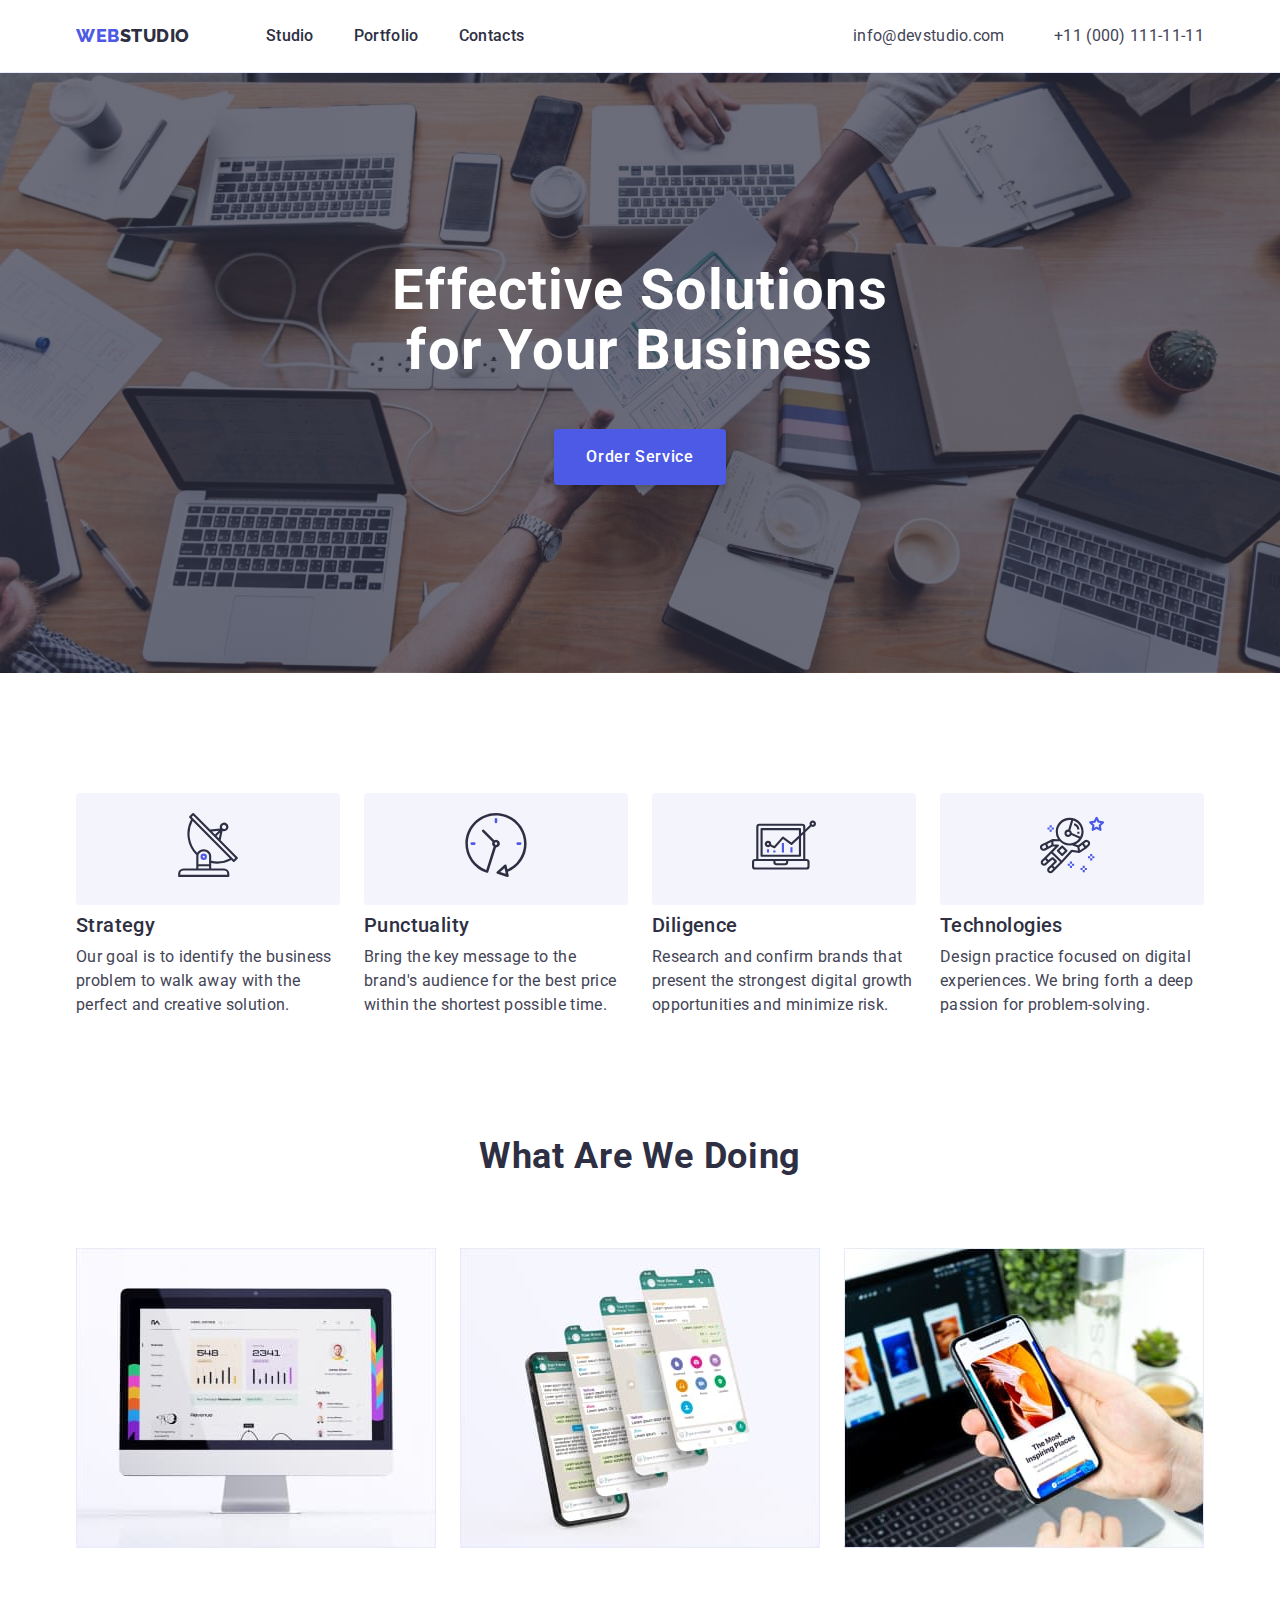
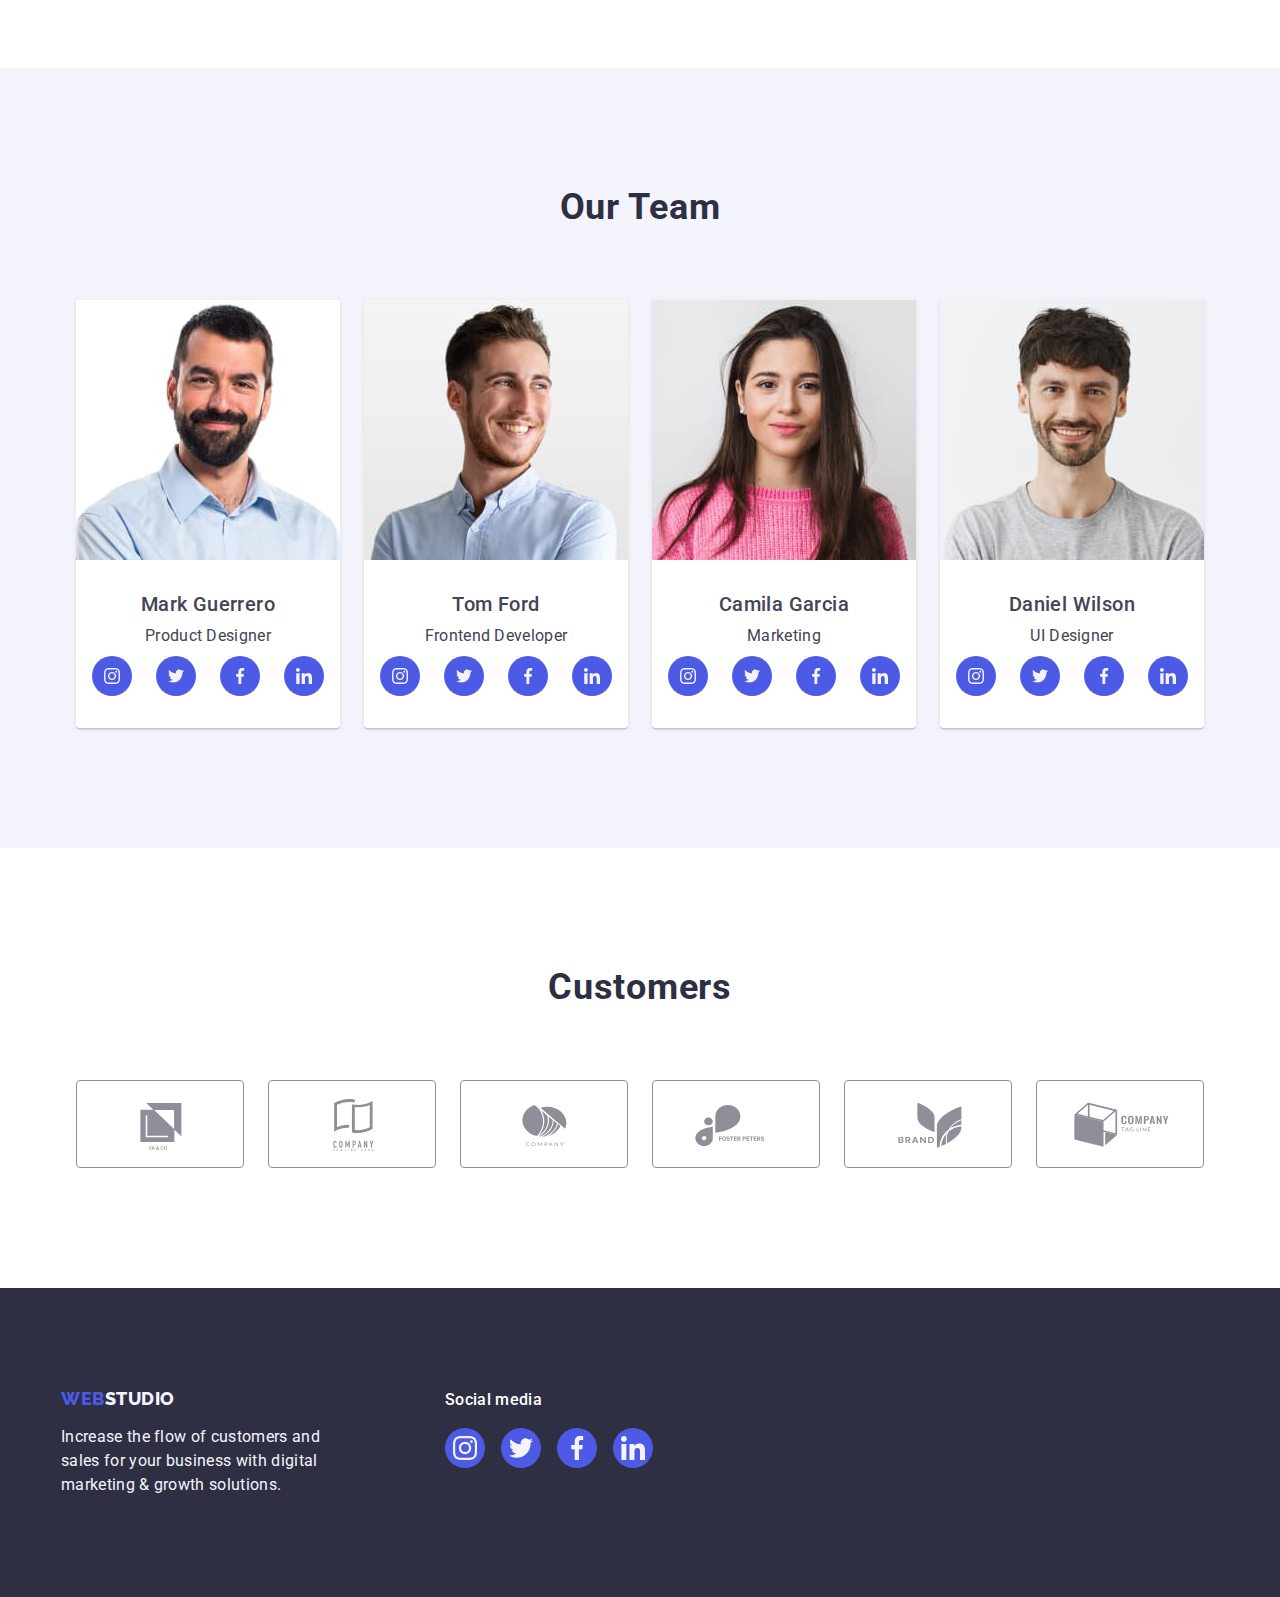
<file: index.html>
<!DOCTYPE html>
<html lang="en">
  <head>
    <meta charset="UTF-8" />
    <meta http-equiv="X-UA-Compatible" content="IE=edge" />
    <meta name="viewport" content="width=device-width, initial-scale=1.0" />
    <title>Webstudio</title>

    <!--Нормалізація стилів-->

    <link
      rel="stylesheet"
      href="https://cdn.jsdelivr.net/npm/modern-normalize@1.1.0/modern-normalize.min.css"
    />

    <!--Додаваня шрифта з Google Fonts-->

    <link rel="preconnect" href="https://fonts.googleapis.com" />
    <link rel="preconnect" href="https://fonts.gstatic.com" crossorigin />
    <link
      href="https://fonts.googleapis.com/css2?family=Raleway:wght@800&family=Roboto:wght@400;500;700;900&display=swap"
      rel="stylesheet"
    />

    <!--Підключення CSS styles-->

    <link rel="stylesheet" href="./css/styles.css" />
  </head>

  <body>
    <!--Header-->

    <header class="header">
      <div class="container header-conteiner">
        <!--Navigation-->
        <nav class="navigation-conteiner">
          <!--Logo-->
          <a class="header-logo link" href="./index.html"
            >Web<span class="second-color-header-logo">Studio</span></a
          >
          <ul class="list navigation-list-conteiner">
            <li>
              <a class="header-link link" href="./index.html">Studio</a>
            </li>
            <li>
              <a class="header-link link" href="./portfolio.html">Portfolio</a>
            </li>
            <li>
              <a class="header-link link" href="">Contacts</a>
            </li>
          </ul>
        </nav>

        <!--Address and phone-->
        <address class="adress">
          <ul class="list address-conteiner">
            <li>
              <a class="adress-link link" href="mailto:info@devstudio.com"
                >info@devstudio.com</a
              >
            </li>
            <li>
              <a class="adress-link link" href="tel:+110001111111"
                >+11 (000) 111-11-11</a
              >
            </li>
          </ul>
        </address>
      </div>
    </header>

    <!--Main-->
    <main>
      <!--Hero image-->
      <section class="hero">
        <div class="container hero-conteiner">
          <h1 class="main-title">Effective Solutions for Your Business</h1>
          <button class="order-service" type="button">Order Service</button>
        </div>
      </section>

      <!--Tools-->
      <section class="section-tools">
        <div class="container">
          <h2 class="visually-hidden name-section-tools">Tools</h2>
          <ul class="list tools-conteiner">
            <li class="tools-item">
              <div class="icon">
                <svg class="icon-tools" width="64" height="64">
                  <use href="./images/icons.svg#icon-antenna"></use>
                </svg>
              </div>
              <h3 class="tools-title-items">Strategy</h3>
              <p class="tools">
                Our goal is to identify the business problem to walk away with
                the perfect and creative solution.
              </p>
            </li>
            <li class="tools-item">
              <div class="icon">
                <svg class="icon-tools" width="64" height="64">
                  <use href="./images/icons.svg#icon-clock"></use>
                </svg>
              </div>
              <h3 class="tools-title-items">Punctuality</h3>
              <p class="tools">
                Bring the key message to the brand's audience for the best price
                within the shortest possible time.
              </p>
            </li>
            <li class="tools-item">
              <div class="icon">
                <svg class="icon-tools" width="64" height="64">
                  <use href="./images/icons.svg#icon-diagram"></use>
                </svg>
              </div>
              <h3 class="tools-title-items">Diligence</h3>
              <p class="tools">
                Research and confirm brands that present the strongest digital
                growth opportunities and minimize risk.
              </p>
            </li>
            <li class="tools-item">
              <div class="icon">
                <svg class="icon-tools" width="64" height="64">
                  <use href="./images/icons.svg#icon-astronaut"></use>
                </svg>
              </div>
              <h3 class="tools-title-items">Technologies</h3>
              <p class="tools">
                Design practice focused on digital experiences. We bring forth a
                deep passion for problem-solving.
              </p>
            </li>
          </ul>
        </div>
      </section>

      <!--What are we doing-->
      <section class="our-work">
        <div class="container">
          <h2 class="name-section">What are we doing</h2>
          <ul class="list conteiner-our-work">
            <li class="item-work">
              <img
                src="./images/wawd1.jpg"
                alt="monitor"
                width="360"
                height="300"
              />
            </li>
            <li class="item-work">
              <img
                src="./images/wawd2.jpg"
                alt="mobile phone"
                width="360"
                height="300"
              />
            </li>
            <li class="item-work">
              <img
                src="./images/wawd3.jpg"
                alt="laptop and mobile phone"
                width="360"
                height="300"
              />
            </li>
          </ul>
        </div>
      </section>

      <!--Our Team-->
      <section class="team">
        <div class="container">
          <h2 class="name-section">Our Team</h2>
          <ul class="list team-conteiner">
            <li class="team-item">
              <img
                src="./images/mark_guerrero.jpg"
                alt="foto Mark Guerrero"
                width="264"
              />
              <div class="team-wraper">
                <h3 class="name-team-member">Mark Guerrero</h3>
                <p class="profession-team-memeber">Product Designer</p>

                <ul class="social">
                  <li class="social-item-team list">
                    <a
                      class="social-link link"
                      href="instagram.com"
                      target="_blank"
                      rel="nooener noreferrer"
                      aria-label="instagram icon"
                    >
                      <svg class="social-icon" width="16" height="16">
                        <use href="./images/icons.svg#icon-instagram"></use>
                      </svg>
                    </a>
                  </li>

                  <li class="social-item-team list">
                    <a
                      class="social-link link"
                      href="twitter.com"
                      target="_blank"
                      rel="nooener noreferrer"
                      aria-label="twitter icon"
                    >
                      <svg class="social-icon" width="16" height="16">
                        <use href="./images/icons.svg#icon-twitter"></use>
                      </svg>
                    </a>
                  </li>

                  <li class="social-item-team list">
                    <a
                      class="social-link link"
                      href="facebook.com"
                      target="_blank"
                      rel="nooener noreferrer"
                      aria-label="facebook icon"
                    >
                      <svg class="social-icon" width="16" height="16">
                        <use href="./images/icons.svg#icon-facebook"></use>
                      </svg>
                    </a>
                  </li>

                  <li class="social-item-team list">
                    <a
                      class="social-link link"
                      href="linkedin.com"
                      target="_blank"
                      rel="nooener noreferrer"
                      aria-label="linkedin icon"
                    >
                      <svg class="social-icon" width="16" height="16">
                        <use href="./images/icons.svg#icon-linkedin"></use>
                      </svg>
                    </a>
                  </li>
                </ul>
              </div>
            </li>
            <li class="team-item">
              <img
                src="./images/tom_ford.jpg"
                alt="foto Tom Ford "
                width="264"
              />
              <div class="team-wraper">
                <h3 class="name-team-member">Tom Ford</h3>
                <p class="profession-team-memeber">Frontend Developer</p>
                <ul class="social">
                  <li class="social-item-team list">
                    <a
                      class="social-link link"
                      href="instagram.com"
                      target="_blank"
                      rel="nooener noreferrer"
                      aria-label="instagram icon"
                    >
                      <svg class="social-icon" width="16" height="16">
                        <use href="./images/icons.svg#icon-instagram"></use>
                      </svg>
                    </a>
                  </li>

                  <li class="social-item-team list">
                    <a
                      class="social-link link"
                      href="twitter.com"
                      target="_blank"
                      rel="nooener noreferrer"
                      aria-label="twitter icon"
                    >
                      <svg class="social-icon" width="16" height="16">
                        <use href="./images/icons.svg#icon-twitter"></use>
                      </svg>
                    </a>
                  </li>

                  <li class="social-item-team list">
                    <a
                      class="social-link link"
                      href="facebook.com"
                      target="_blank"
                      rel="nooener noreferrer"
                      aria-label="facebook icon"
                    >
                      <svg class="social-icon" width="16" height="16">
                        <use href="./images/icons.svg#icon-facebook"></use>
                      </svg>
                    </a>
                  </li>

                  <li class="social-item-team list">
                    <a
                      class="social-link link"
                      href="linkedin.com"
                      target="_blank"
                      rel="nooener noreferrer"
                      aria-label="linkedin icon"
                    >
                      <svg class="social-icon" width="16" height="16">
                        <use href="./images/icons.svg#icon-linkedin"></use>
                      </svg>
                    </a>
                  </li>
                </ul>
              </div>
            </li>
            <li class="team-item">
              <img
                src="./images/camila_garcia.jpg"
                alt="foto Camila Garcia"
                width="264"
              />
              <div class="team-wraper">
                <h3 class="name-team-member">Camila Garcia</h3>
                <p class="profession-team-memeber">Marketing</p>
                <ul class="social">
                  <li class="social-item-team list">
                    <a
                      class="social-link link"
                      href="instagram.com"
                      target="_blank"
                      rel="nooener noreferrer"
                      aria-label="instagram icon"
                    >
                      <svg class="social-icon" width="16" height="16">
                        <use href="./images/icons.svg#icon-instagram"></use>
                      </svg>
                    </a>
                  </li>

                  <li class="social-item-team list">
                    <a
                      class="social-link link"
                      href="twitter.com"
                      target="_blank"
                      rel="nooener noreferrer"
                      aria-label="twitter icon"
                    >
                      <svg class="social-icon" width="16" height="16">
                        <use href="./images/icons.svg#icon-twitter"></use>
                      </svg>
                    </a>
                  </li>

                  <li class="social-item-team list">
                    <a
                      class="social-link link"
                      href="facebook.com"
                      target="_blank"
                      rel="nooener noreferrer"
                      aria-label="facebook icon"
                    >
                      <svg class="social-icon" width="16" height="16">
                        <use href="./images/icons.svg#icon-facebook"></use>
                      </svg>
                    </a>
                  </li>

                  <li class="social-item-team list">
                    <a
                      class="social-link link"
                      href="linkedin.com"
                      target="_blank"
                      rel="nooener noreferrer"
                      aria-label="linkedin icon"
                    >
                      <svg class="social-icon" width="16" height="16">
                        <use href="./images/icons.svg#icon-linkedin"></use>
                      </svg>
                    </a>
                  </li>
                </ul>
              </div>
            </li>
            <li class="team-item">
              <img
                src="./images/daniel_wilson.jpg"
                alt="foto Daniel Wilson"
                width="264"
              />
              <div class="team-wraper">
                <h3 class="name-team-member">Daniel Wilson</h3>
                <p class="profession-team-memeber">UI Designer</p>
                <ul class="social">
                  <li class="social-item-team list">
                    <a
                      class="social-link link"
                      href="instagram.com"
                      target="_blank"
                      rel="nooener noreferrer"
                      aria-label="instagram icon"
                    >
                      <svg class="social-icon" width="16" height="16">
                        <use href="./images/icons.svg#icon-instagram"></use>
                      </svg>
                    </a>
                  </li>

                  <li class="social-item-team list">
                    <a
                      class="social-link link"
                      href="twitter.com"
                      target="_blank"
                      rel="nooener noreferrer"
                      aria-label="twitter icon"
                    >
                      <svg class="social-icon" width="16" height="16">
                        <use href="./images/icons.svg#icon-twitter"></use>
                      </svg>
                    </a>
                  </li>

                  <li class="social-item-team list">
                    <a
                      class="social-link link"
                      href="facebook.com"
                      target="_blank"
                      rel="nooener noreferrer"
                      aria-label="facebook icon"
                    >
                      <svg class="social-icon" width="16" height="16">
                        <use href="./images/icons.svg#icon-facebook"></use>
                      </svg>
                    </a>
                  </li>

                  <li class="social-item-team list">
                    <a
                      class="social-link link"
                      href="linkedin.com"
                      target="_blank"
                      rel="nooener noreferrer"
                      aria-label="linkedin icon"
                    >
                      <svg class="social-icon" width="16" height="16">
                        <use href="./images/icons.svg#icon-linkedin"></use>
                      </svg>
                    </a>
                  </li>
                </ul>
              </div>
            </li>
          </ul>
        </div>
      </section>

      <!--Customers-->

      <section class="customers">
        <div class="container">
          <h2 class="name-section">Customers</h2>
          <ul class="customers-conteiner list">
            <li class="customers-item">
              <a class="customers-link" href="" aria-label="icon client-1">
                <svg class="customers-icon" width="104" height="56">
                  <use href="./images/icons.svg#icon-logo-1"></use>
                </svg>
              </a>
            </li>

            <li class="customers-item">
              <a class="customers-link" href="" aria-label="icon client-2">
                <svg class="customers-icon" width="104" height="56">
                  <use href="./images/icons.svg#icon-logo-2"></use>
                </svg>
              </a>
            </li>

            <li class="customers-item">
              <a class="customers-link" href="" aria-label="icon client-3">
                <svg class="customers-icon" width="104" height="56">
                  <use href="./images/icons.svg#icon-logo-3"></use>
                </svg>
              </a>
            </li>

            <li class="customers-item">
              <a class="customers-link" href="" aria-label="icon client-4">
                <svg class="customers-icon" width="104" height="56">
                  <use href="./images/icons.svg#icon-logo-4"></use>
                </svg>
              </a>
            </li>

            <li class="customers-item">
              <a class="customers-link" href="" aria-label="icon client-5">
                <svg class="customers-icon" width="104" height="56">
                  <use href="./images/icons.svg#icon-logo-5"></use>
                </svg>
              </a>
            </li>

            <li class="customers-item">
              <a class="customers-link" href="" aria-label="icon client-6">
                <svg class="customers-icon" width="104" height="56">
                  <use href="./images/icons.svg#icon-logo-6"></use>
                </svg>
              </a>
            </li>
          </ul>
        </div>
      </section>
    </main>

    <!--Footer-->
    <footer class="footer">
      <div class="container-whole-footer">
        <div class="footer-conteiner">
          <!--Logo-->
          <a class="footer-logo link" href="./index.html"
            >Web<span class="second-color-footer-logo">Studio</span>
          </a>
          <p class="footer-text">
            Increase the flow of customers and sales for your business with
            digital marketing & growth solutions.
          </p>
        </div>
        <div class="container social-media">
          <p class="social-media-text">Social media</p>
          <ul class="social-footer">
            <li class="list">
              <a
                class="social-footer-link link"
                href="instagram.com"
                target="_blank"
                rel="nooener noreferrer"
                aria-label="instagram icon"
              >
                <svg class="social-icon" width="24" height="24">
                  <use href="./images/icons.svg#icon-instagram"></use>
                </svg>
              </a>
            </li>
            <li class="list">
              <a
                class="social-footer-link link"
                href="twitter.com"
                target="_blank"
                rel="nooener noreferrer"
                aria-label="twitter icon"
              >
                <svg class="social-icon" width="24" height="24">
                  <use href="./images/icons.svg#icon-twitter"></use>
                </svg>
              </a>
            </li>
            <li class="list">
              <a
                class="social-footer-link link"
                href="facebook.com"
                target="_blank"
                rel="nooener noreferrer"
                aria-label="facebook icon"
              >
                <svg class="social-icon" width="24" height="24">
                  <use href="./images/icons.svg#icon-facebook"></use>
                </svg>
              </a>
            </li>
            <li class="list">
              <a
                class="social-footer-link link"
                href="linkedin.com"
                target="_blank"
                rel="nooener noreferrer"
                aria-label="linkedin icon"
              >
                <svg class="social-icon" width="24" height="24">
                  <use href="./images/icons.svg#icon-linkedin"></use>
                </svg>
              </a>
            </li>
          </ul>
        </div>
      </div>
    </footer>
  </body>
</html>
</file>
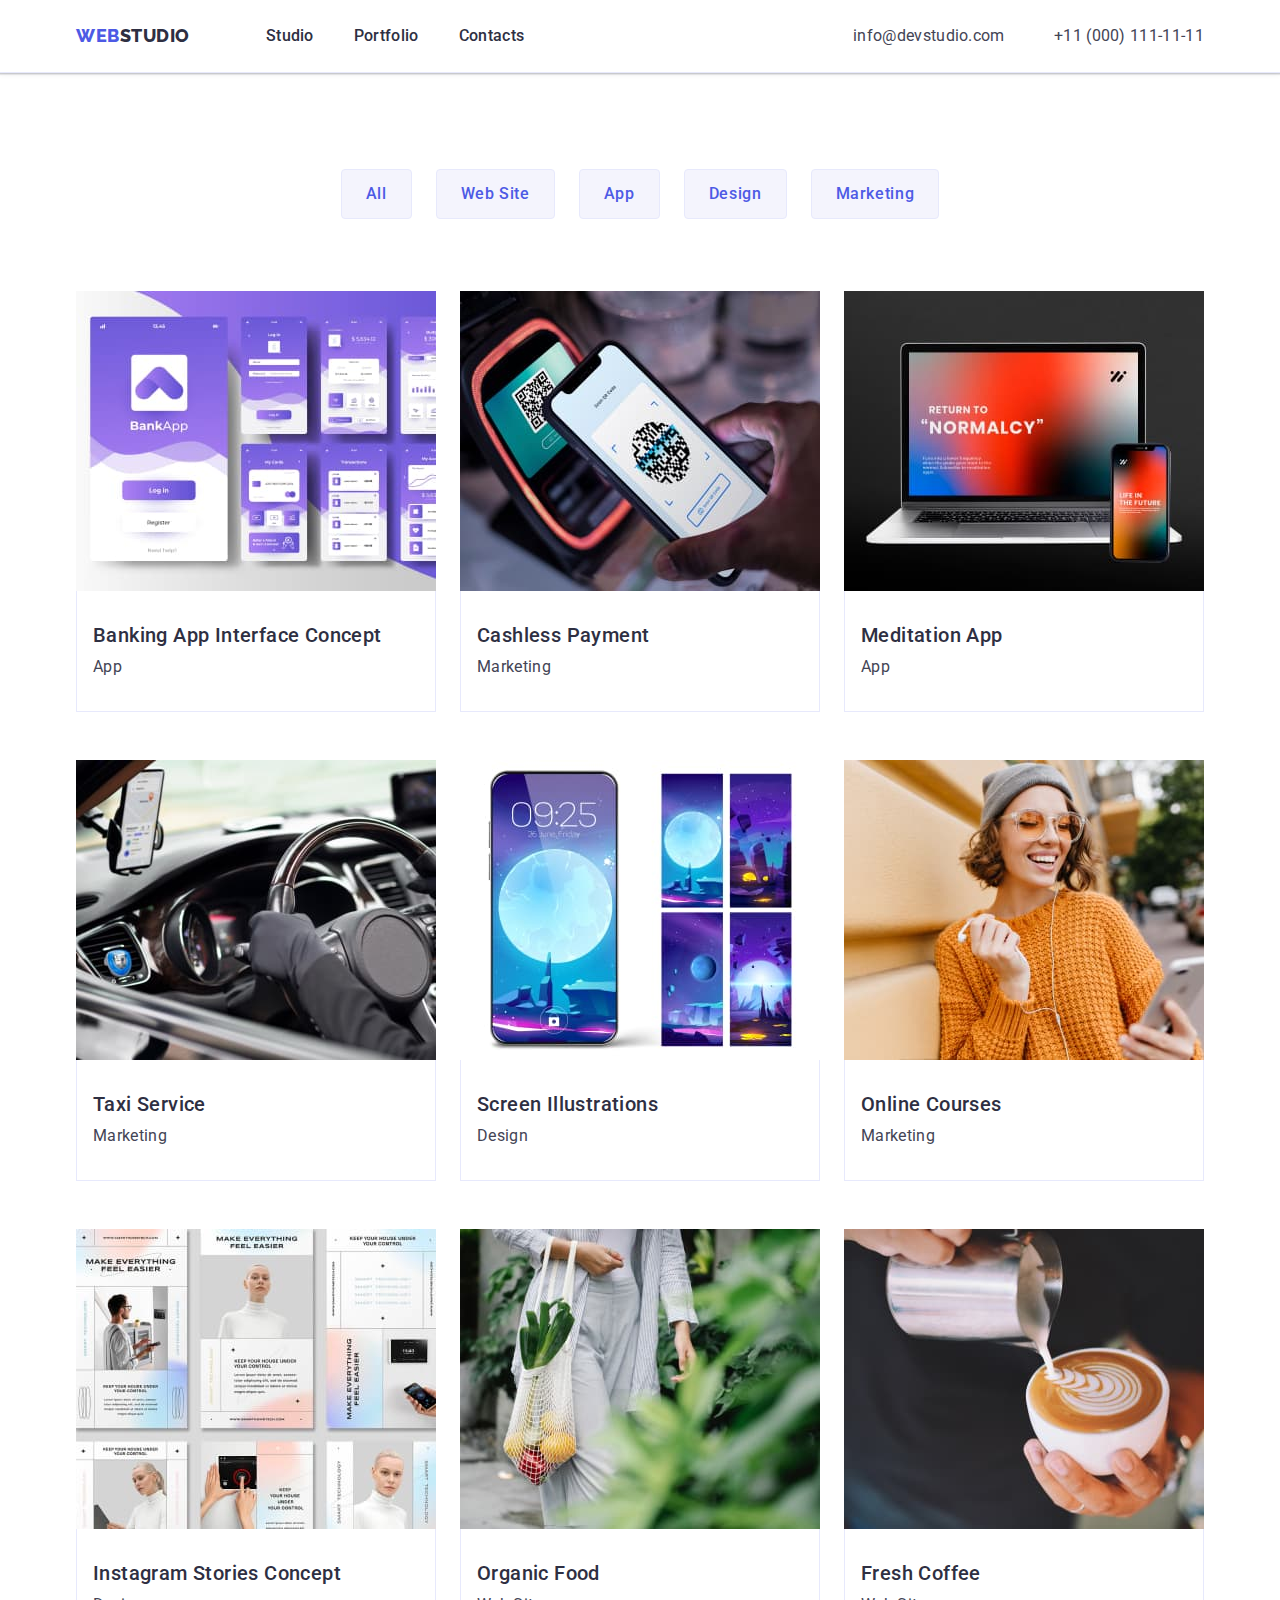
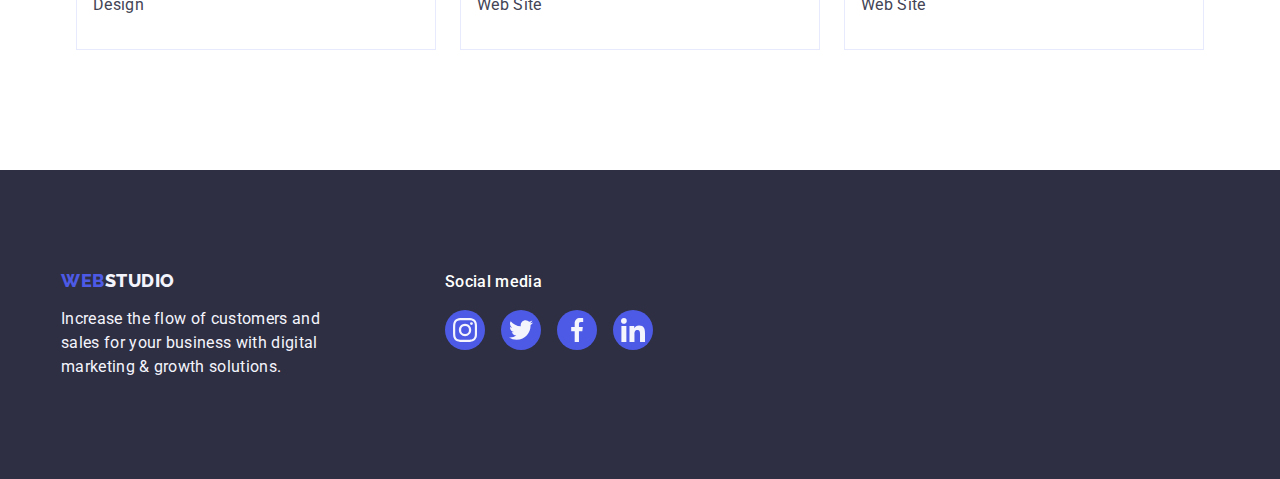
<file: portfolio.html>
<!DOCTYPE html>
<html lang="en">
  <head>
    <meta charset="UTF-8" />
    <meta http-equiv="X-UA-Compatible" content="IE=edge" />
    <meta name="viewport" content="width=device-width, initial-scale=1.0" />
    <title>Portfolio</title>

    <!--Нормалізація стилів-->

    <link
      rel="stylesheet"
      href="https://cdn.jsdelivr.net/npm/modern-normalize@1.1.0/modern-normalize.min.css"
    />

    <!--Додаваня шрифта з Google Fonts-->

    <link rel="preconnect" href="https://fonts.googleapis.com" />
    <link rel="preconnect" href="https://fonts.gstatic.com" crossorigin />
    <link
      href="https://fonts.googleapis.com/css2?family=Raleway:wght@800&family=Roboto:wght@400;500;700;900&display=swap"
      rel="stylesheet"
    />

    <!--Підключення CSS styles-->

    <link rel="stylesheet" href="./css/styles.css" />
  </head>

  <body>
    <!--Header-->

    <header class="header">
      <div class="container header-conteiner">
        <!--Navigation-->
        <nav class="navigation-conteiner">
          <!--Logo-->
          <a class="header-logo link" href="./index.html"
            >Web<span class="second-color-header-logo">Studio</span></a
          >
          <ul class="list navigation-list-conteiner">
            <li>
              <a class="header-link link" href="./index.html">Studio</a>
            </li>
            <li>
              <a class="header-link link" href="./portfolio.html">Portfolio</a>
            </li>
            <li>
              <a class="header-link link" href="">Contacts</a>
            </li>
          </ul>
        </nav>

        <!--Address and phone-->
        <address class="adress">
          <ul class="list address-conteiner">
            <li>
              <a class="adress-link link" href="mailto:info@devstudio.com"
                >info@devstudio.com</a
              >
            </li>
            <li>
              <a class="adress-link link" href="tel:+110001111111"
                >+11 (000) 111-11-11</a
              >
            </li>
          </ul>
        </address>
      </div>
    </header>

    <!--Main-->
    <main>
      <section class="gallary">
        <div class="container">
          <h1 class="visually-hidden">All projects</h1>
          <ul class="gallary-button-conteiner list">
            <li><button class="portfolio-button" type="button">All</button></li>
            <li>
              <button class="portfolio-button" type="button">Web Site</button>
            </li>
            <li><button type="button" class="portfolio-button">App</button></li>
            <li>
              <button type="button" class="portfolio-button">Design</button>
            </li>
            <li>
              <button type="button" class="portfolio-button">Marketing</button>
            </li>
          </ul>
          <ul class="gallary-conteiner list">
            <li class="gallary-item">
              <a class="gallary-link link" href="">
                <img
                  src="./images/project_card_1.jpg"
                  alt="banking application"
                  width="360"
                  height="300"
                />
                <div class="application">
                  <h2 class="portfolio-title-items">
                    Banking App Interface Concept
                  </h2>
                  <p class="sphere">App</p>
                </div>
              </a>
            </li>
            <li class="gallary-item">
              <a class="gallary-link link" href="">
                <img
                  src="./images/project_card_2.jpg"
                  alt="payment by phone"
                  width="360"
                  height="300"
                />
                <div class="application">
                  <h2 class="portfolio-title-items">Cashless Payment</h2>
                  <p class="sphere">Marketing</p>
                </div>
              </a>
            </li>
            <li class="gallary-item">
              <a class="gallary-link link" href="">
                <img
                  src="./images/project_card_3.jpg"
                  alt="laptop"
                  width="360"
                  height="300"
                />
                <div class="application">
                  <h2 class="portfolio-title-items">Meditation App</h2>
                  <p class="sphere">App</p>
                </div>
              </a>
            </li>
            <li class="gallary-item">
              <a class="gallary-link link" href="">
                <img
                  src="./images/project_card_4.jpg"
                  alt="taxi"
                  width="360"
                  height="300"
                />
                <div class="application">
                  <h2 class="portfolio-title-items">Taxi Service</h2>
                  <p class="sphere">Marketing</p>
                </div>
              </a>
            </li>
            <li class="gallary-item">
              <a class="gallary-link link" href="">
                <img
                  src="./images/project_card_5.jpg"
                  alt="phone screen"
                  width="360"
                  height="300"
                />
                <div class="application">
                  <h2 class="portfolio-title-items">Screen Illustrations</h2>
                  <p class="sphere">Design</p>
                </div>
              </a>
            </li>
            <li class="gallary-item">
              <a class="gallary-link link" href="">
                <img
                  src="./images/project_card_6.jpg"
                  alt="student"
                  width="360"
                  height="300"
                />
                <div class="application">
                  <h2 class="portfolio-title-items">Online Courses</h2>
                  <p class="sphere">Marketing</p>
                </div>
              </a>
            </li>
            <li class="gallary-item">
              <a class="gallary-link link" href="">
                <img
                  src="./images/project_card_7.jpg"
                  alt="Instagram"
                  width="360"
                  height="300"
                />
                <div class="application">
                  <h2 class="portfolio-title-items">
                    Instagram Stories Concept
                  </h2>
                  <p class="sphere">Design</p>
                </div>
              </a>
            </li>
            <li class="gallary-item">
              <a class="gallary-link link" href="">
                <img
                  src="./images/project_card_8.jpg"
                  alt="organic vegetables"
                  width="360"
                  height="300"
                />
                <div class="application">
                  <h2 class="portfolio-title-items">Organic Food</h2>
                  <p class="sphere">Web Site</p>
                </div>
              </a>
            </li>
            <li class="gallary-item">
              <a class="gallary-link link" href="">
                <img
                  src="./images/project_card_9.jpg"
                  alt="cup of coffee"
                  width="360"
                  height="300"
                />
                <div class="application">
                  <h2 class="portfolio-title-items">Fresh Coffee</h2>
                  <p class="sphere">Web Site</p>
                </div>
              </a>
            </li>
          </ul>
        </div>
      </section>
    </main>

    <!--Footer-->
    <footer class="footer">
      <div class="container-whole-footer">
        <div class="footer-conteiner">
          <!--Logo-->
          <a class="footer-logo link" href="./index.html"
            >Web<span class="second-color-footer-logo">Studio</span>
          </a>
          <p class="footer-text">
            Increase the flow of customers and sales for your business with
            digital marketing & growth solutions.
          </p>
        </div>
        <div class="container social-media">
          <p class="social-media-text">Social media</p>
          <ul class="social-footer">
            <li class="list">
              <a
                class="social-footer-link link"
                href="instagram.com"
                target="_blank"
                rel="nooener noreferrer"
                aria-label="instagram icon"
              >
                <svg class="social-icon" width="24" height="24">
                  <use href="./images/icons.svg#icon-instagram"></use>
                </svg>
              </a>
            </li>
            <li class="list">
              <a
                class="social-footer-link link"
                href="twitter.com"
                target="_blank"
                rel="nooener noreferrer"
                aria-label="twitter icon"
              >
                <svg class="social-icon" width="24" height="24">
                  <use href="./images/icons.svg#icon-twitter"></use>
                </svg>
              </a>
            </li>
            <li class="list">
              <a
                class="social-footer-link link"
                href="facebook.com"
                target="_blank"
                rel="nooener noreferrer"
                aria-label="facebook icon"
              >
                <svg class="social-icon" width="24" height="24">
                  <use href="./images/icons.svg#icon-facebook"></use>
                </svg>
              </a>
            </li>
            <li class="list">
              <a
                class="social-footer-link link"
                href="linkedin.com"
                target="_blank"
                rel="nooener noreferrer"
                aria-label="linkedin icon"
              >
                <svg class="social-icon" width="24" height="24">
                  <use href="./images/icons.svg#icon-linkedin"></use>
                </svg>
              </a>
            </li>
          </ul>
        </div>
      </div>
    </footer>
  </body>
</html>
</file>
<file: css/styles.css>
:root {
  --color-iris: #4d5ae5;
  --color-ocean: #404bbf;
  --color-navy-blue: #2e2f42;
  --color-green: #31d0aa;
  --color-slate: #434455;
  --color-light-slate: #8e8f99;
  --color-cornflower: #e7e9fc;
  --color-cloud: #f4f4fd;
  --color-navy-blue-modal: #2e2f42;
  --color-grey: #2e2f42;
  --color-white: #ffffff;
  --color-dairy: #fcfcfc;
}

/*General*/

body {
  font-family: "Roboto", sans-serif;
  color: var(--color-slate);
  background-color: var(--color-white);
}

.visually-hidden {
  position: absolute;
  width: 1px;
  height: 1px;
  margin: -1px;
  border: 0;
  padding: 0;

  white-space: nowrap;
  clip-path: inset(100%);
  clip: rect(0 0 0 0);
  overflow: hidden;
}

.name-section {
  font-size: 36px;
  line-height: 1.1;
  text-align: center;
  letter-spacing: 0.02em;
  text-transform: capitalize;
  color: var(--color-navy-blue);
  margin-bottom: 72px;
}

.container {
  width: 1158px;
  margin-left: auto;
  margin-right: auto;
  padding-left: 15px;
  padding-right: 15px;

  flex-wrap: nowrap;
  flex-direction: row;
  justify-content: flex-start;
  align-items: stretch;
  align-content: stretch;
}

/*reset start*/

.link {
  text-decoration: none;
}
.list {
  list-style-type: none;
  margin: 0;
  padding: 0;
}
h1,
h2,
h3,
h4,
h5,
h6,
p {
  margin: 0;
}
img {
  display: block;
}

/*reset end*/

/*Header*/

.header {
  border-bottom: 1px solid var(--color-cornflower);
  box-shadow:0px 2px 1px rgba(46, 47, 66, 0.08), 0px 1px 1px rgba(46, 47, 66, 0.16), 0px 1px 6px rgba(46, 47, 66, 0.08); 
}

.header-logo {
  font-family: Raleway, sans-serif;
  font-style: normal;
  font-weight: 800;
  font-size: 18px;
  line-height: 1.17;
  display: flex;
  align-items: center;
  letter-spacing: 0.03em;
  text-transform: uppercase;
  color: var(--color-iris);
  margin-right: 76px;
}

.second-color-header-logo {
  color: var(--color-navy-blue);
}

.header-link {
  display: block;
  font-weight: 500;
  font-size: 16px;
  line-height: 1.5;
  letter-spacing: 0.02em;
  color: var(--color-navy-blue);
  padding: 24px 0;
}

.header-link:hover,
.header-link:focus {
  color: var(--color-ocean);
}

.adress {
  font-style: normal;
  margin-left: auto;
}

.adress-link {
  font-size: 16px;
  line-height: 1.5;
  letter-spacing: 0.02em;
  font-style: normal;
  color: var(--color-slate);
}

.adress-link:hover {
  color: var(--color-ocean);
}
.adress-link:focus {
  color: var(--color-ocean);
}

.header-conteiner {
  display: flex;
  align-items: center;
}
.navigation-conteiner {
  display: flex;
  align-items: center;
}
.navigation-list-conteiner {
  display: flex;
  gap: 40px;
}
.address-conteiner {
  display: flex;
  gap: 40px;
  width: 351px;
  justify-content: space-between;
}

/*Main*/

/*First section*/

.hero {
  background-color: var(--color-navy-blue);
  padding: 188px 0;
  background-image: linear-gradient(
      rgba(46, 47, 66, 0.7),
      rgba(46, 47, 66, 0.7)
    ),
    url(../images/people-office.jpg);
  max-width: 1440px;
  max-height: 600px;
  margin-left: auto;
  margin-right: auto;
  background-repeat: no-repeat;
  background-position: center;
  background-size: cover;
}

.hero-conteiner {
  flex-direction: column;
}

.main-title {
  font-size: 56px;
  line-height: 1.07;
  text-align: center;
  letter-spacing: 0.02em;
  color: var(--color-white);
  justify-content: center;
  max-width: 496px;
  margin-left: auto;
  margin-right: auto;
}

.order-service {
  font-family: "Roboto", sans-serif;
  background-color: var(--color-iris);
  font-weight: 500;
  font-size: 16px;
  line-height: 1.5;
  align-items: center;
  letter-spacing: 0.04em;
  color: var(--color-white);
  cursor: pointer;
  display: block;
  flex-direction: row;
  min-width: 169px;
  height: 56px;
  padding: 16px 32px;
  border: none;
  border-radius: 4px;
  margin-left: auto;
  margin-right: auto;
  margin-top: 48px;
  box-shadow: 0px 4px 4px rgba(0, 0, 0, 0.15);
}

.order-service:hover,
.order-service:focus {
  background-color: var(--color-ocean);
}

/*Second section*/

.section-tools {
  padding-top: 120px;
  padding-bottom: 120px;
}

.name-section-tools {
  font-size: 36px;
  line-height: 1.11;
  text-align: center;
  letter-spacing: 0.02em;
  text-transform: capitalize;
  color: var(--color-navy-blue-modal);
}
.tools-conteiner {
  display: flex;
  gap: 24px;
}

.tools {
  font-size: 16px;
  line-height: 1.5;
  letter-spacing: 0.02em;
}

.tools-item {
  width: calc((100%-3 * 24px) / 4);
}

.icon {
  display: flex;
  justify-content: center;
  align-items: center;
  width: 264px;
  height: 112px;
  background: var(--color-cloud);
  border-radius: 4px;
  margin-bottom: 8px;
}

.icon-tools {
  margin-bottom: 8px;
}

.tools-title-items {
  font-weight: 500;
  font-size: 20px;
  line-height: 1.2;
  letter-spacing: 0.02em;
  color: var(--color-navy-blue);
  margin-bottom: 8px;
}

/*Third section*/

.our-work {
  padding-bottom: 120px;
}

.conteiner-our-work {
  display: flex;
  gap: 24px;
}
.item-work {
  width: calc((100%-3 * 16px) / 3);
}

/*Fourth section*/

.team {
  background: var(--color-cloud);
  padding: 120px 0;
}
.team-conteiner {
  display: flex;
  gap: 24px;
}

.team-item {
  background-color: var(--color-white);
  border-radius: 0px 0px 4px 4px;
  width: calc((100%-3 * 24px) / 4);
  box-shadow: 0px 1px 6px rgba(46, 47, 66, 0.08),
    0px 1px 1px rgba(46, 47, 66, 0.16), 0px 2px 1px rgba(46, 47, 66, 0.08);
  border-radius: 0px 0px 4px 4px;
}

.team-wraper {
  padding: 32px 0px;
}

.name-team-member {
  font-weight: 500;
  font-size: 20px;
  line-height: 1.2;
  text-align: center;
  letter-spacing: 0.02em;
  margin-bottom: 8px;
}

.profession-team-memeber {
  font-size: 16px;
  line-height: 1.5;
  text-align: center;
  letter-spacing: 0.02em;
  margin-bottom: 8px;
}

.social {
  display: flex;
  justify-content: center;
  gap: 24px;
  padding-left: 0;
 
}

.social-item-team{
  width: 40px;
  height: 40px;
}

.social-link {
  display: flex;
  align-items: center;
  justify-content: center;
  background-color: var(--color-iris);
  border-radius: 50%;
  width: 100%;
  height: 100%;
}

.social-link:hover,
.social-link:focus{
  background-color:var(--color-ocean);
}
.social-icon{
  fill: var(--color-cloud);
}

/*Fifth section-Customers*/


.customers {
  padding: 120px 0;
}

.customers-conteiner {
  display: flex;
  gap: 24px;
}

.customers-item {
  box-sizing: border-box;
  width: 168px;
  height: 88px;

}
 

.customers-link{
  display: flex;
  justify-content: center;
  align-items: center;
  color: var(--color-light-slate);
  width: 100%;
  height: 100%;
  border: 1px solid #8e8f99;
  border-radius: 4px;
}

.customers-icon{
  fill: currentColor;
}



.customers-link:hover,
.customers-link:focus{
  color: var(--color-ocean);
  border-color:var(--color-ocean); 
}



/*Footer*/

.footer {
    background-color: var(--color-navy-blue);
  line-height: 1.17;
  font-size: 16px;
  letter-spacing: 0.02em;
  color: var(--color-cloud);
  padding: 100px 0;
}
.container-whole-footer{
  display: flex;
  align-items: baseline;
  max-width: 1158px;
  margin-left: auto;
  margin-right: auto;
}

.footer-conteiner {
  justify-content: flex-start;
  margin-left: 0;
  margin-right: 120px;
}

.footer-logo {
  margin-bottom: 16px;
}
.footer-logo {
  font-family: Raleway, sans-serif;
  font-style: normal;
  font-weight: 800;
  font-size: 18px;
  line-height: 1.17;
  display: flex;
  align-items: center;
  letter-spacing: 0.03em;
  text-transform: uppercase;
  color: var(--color-iris);
  display: inline-block;
}
.second-color-footer-logo {
  color: var(--color-cloud);
}

.footer-text {
  width: 264px;
  line-height: 24px;
}

.social-media{
  max-width: 208px;
  margin-left: 0;
  margin-right: 0;
  padding-left: 0;
  padding-right: 0;
}

.social-media-text{
  font-weight: 500;
  line-height: 1.5;
  color: var(--color-white);
  margin-bottom: 16px;
}
.social-footer{
  display: flex;
 justify-content:center ;
  gap: 16px;
  padding-left: 0;
  padding-right: 0;
}

.social-footer-link{
  display: flex;
  align-items: center;
  justify-content: center;
  background-color: var(--color-iris);
  border-radius: 50%;
  width: 40px;
  height: 40px;
}

.social-footer-link:hover,
.social-footer-link:focus{
  background-color:var(--color-green) ;

}
.social-icon{
  fill: var(--color-cloud);
}

/*Portfolio page*/

.gallary {
  padding: 96px 0 120px;
}

.gallary-button-conteiner {
  display: flex;
  justify-content: center;
  gap: 24px;
  margin-bottom: 72px;
}

.portfolio-button {
  font-family: "Roboto", sans-serif;
  font-style: normal;
  font-weight: 500;
  font-size: 16px;
  line-height: 1.5;
  align-items: center;
  text-align: center;
  letter-spacing: 0.04em;
  color: var(--color-iris);
  background: var(--color-cloud);
  cursor: pointer;
  padding: 12px 24px;
  border: 1px solid var(--color-cornflower);
  border-radius: 4px;

}
.portfolio-button:hover,
.portfolio-button:focus{
  box-shadow: 
  0px 3px 1px rgba(0, 0, 0, 0.1),
   0px 2px 1px rgba(0, 0, 0, 0.08), 
   0px 2px 2px rgba(0, 0, 0, 0.12);
}

.portfolio-button:hover,
.portfolio-button:focus {
  color: var(--color-white);
  background-color: var(--color-ocean);
  border: 1px solid transparent;
}

.gallary-conteiner {
  display: flex;
  flex-wrap: wrap;
  column-gap: 24px;
  row-gap: 48px;
}

.gallary-link{
  display: block;
}


.gallary-link:hover,
.gallary-link:focus {
  box-shadow: 0px 1px 6px rgba(46, 47, 66, 0.08),
    0px 1px 1px rgba(46, 47, 66, 0.16), 0px 2px 1px rgba(46, 47, 66, 0.08);
}

.gallary-item {
  width: calc((100% - 48px) / 3);
}

.application {
  padding: 32px 16px;
  border: 1px solid var(--color-cornflower);
  border-top: none;
}

.portfolio-title-items {
  font-weight: 500;
  font-size: 20px;
  line-height: 1.2;
  letter-spacing: 0.02em;
  color: var(--color-navy-blue);
  margin-bottom: 8px;
}
.sphere {
  font-size: 16px;
  line-height: 1.5;
  letter-spacing: 0.02em;
  color: var(--color-slate);
}
</file>
